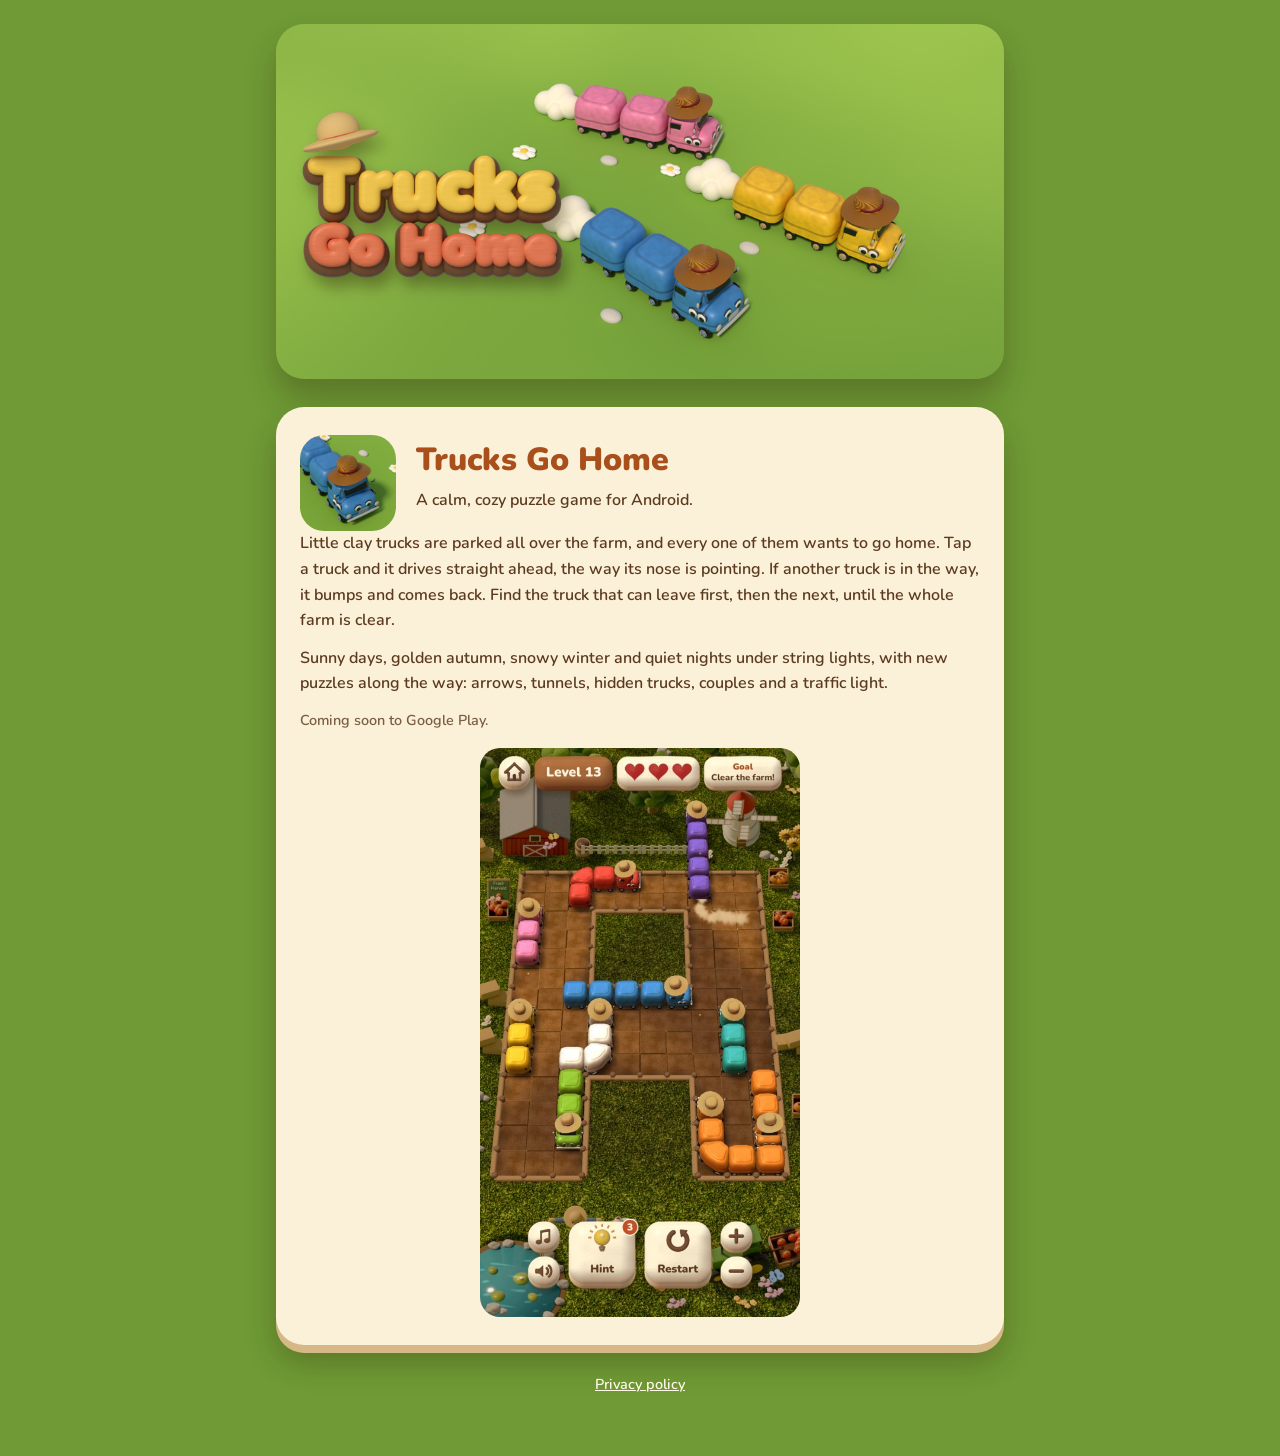
<file: index.html>
<!doctype html>
<html lang="en-GB">
<head>
  <meta charset="utf-8">
  <meta name="viewport" content="width=device-width, initial-scale=1">
  <title>Trucks Go Home</title>
  <meta name="description" content="A calm, cozy puzzle game: tap the clay trucks to drive them off the farm.">
  <link rel="icon" href="images/icon.png">
  <link rel="stylesheet" href="style.css">
</head>
<body>
  <main>
    <img class="banner" src="images/feature.png" alt="Trucks Go Home: three clay trucks in straw hats driving across a meadow" width="1024" height="500">

    <section class="card">
      <div class="intro">
        <img src="images/icon.png" alt="" width="96" height="96">
        <div>
          <h1>Trucks Go Home</h1>
          <p>A calm, cozy puzzle game for Android.</p>
        </div>
      </div>
      <p>Little clay trucks are parked all over the farm, and every one of them wants to go home. Tap a truck and it drives straight ahead, the way its nose is pointing. If another truck is in the way, it bumps and comes back. Find the truck that can leave first, then the next, until the whole farm is clear.</p>
      <p>Sunny days, golden autumn, snowy winter and quiet nights under string lights, with new puzzles along the way: arrows, tunnels, hidden trucks, couples and a traffic light.</p>
      <p class="note">Coming soon to Google Play.</p>
      <img class="shot" src="images/summer.jpg" alt="A farm level with colourful clay trucks on a dirt board" width="540" height="960" loading="lazy">
    </section>

    <footer>
      <p><a href="privacy.html">Privacy policy</a></p>
    </footer>
  </main>
</body>
</html>
</file>
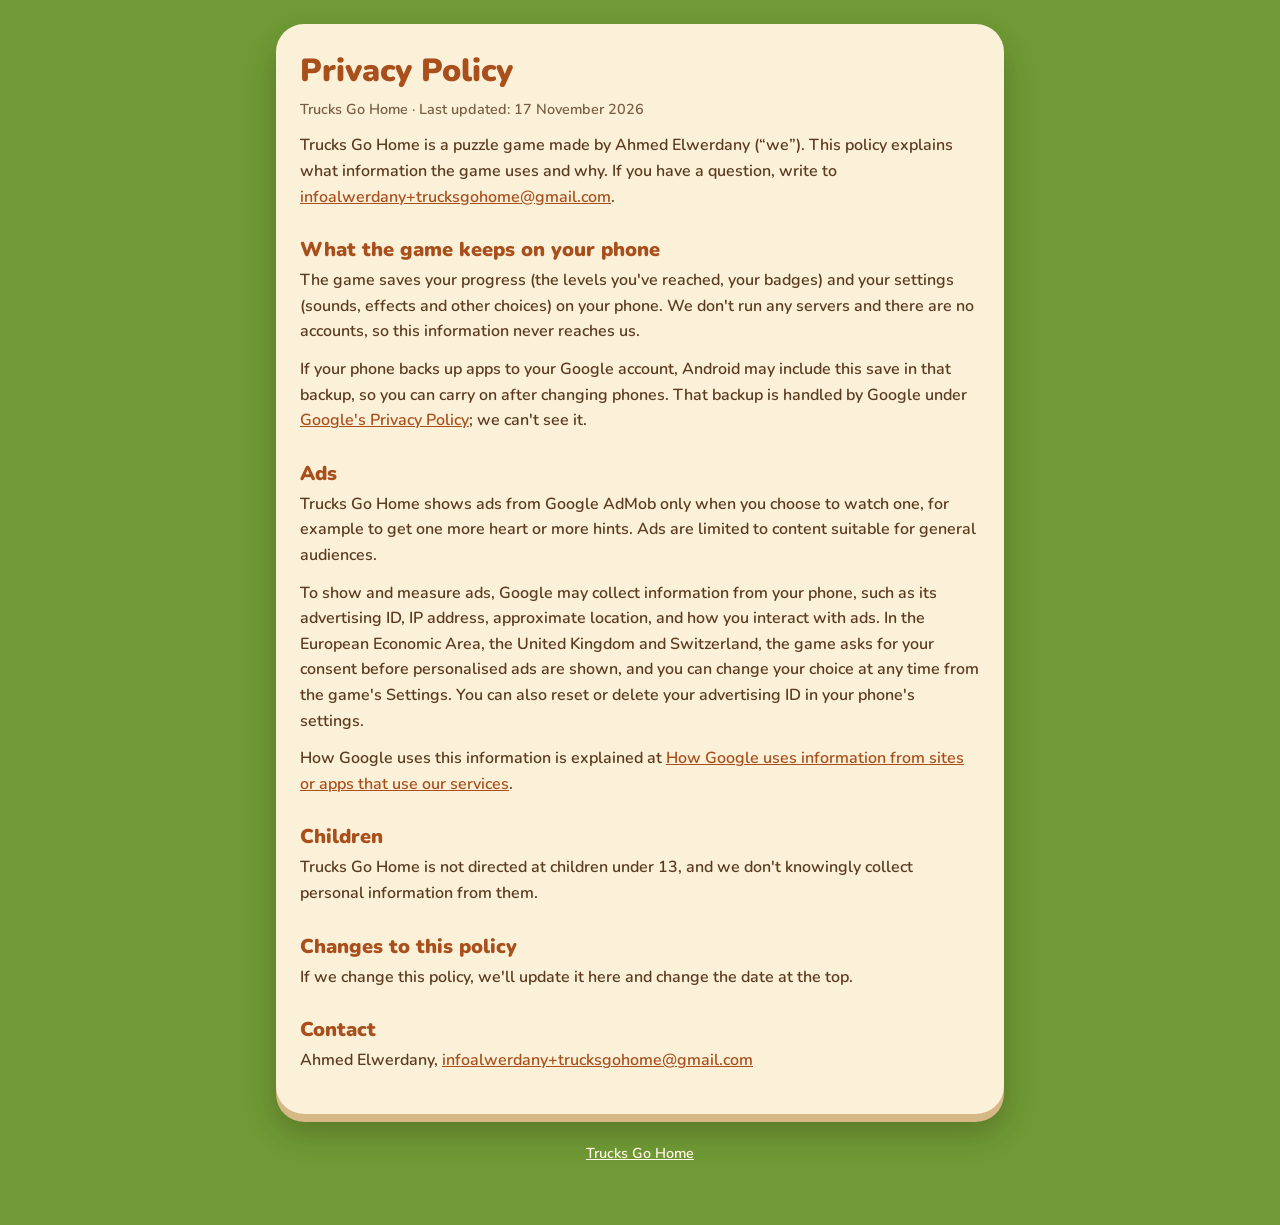
<file: privacy.html>
<!doctype html>
<html lang="en-GB">
<head>
  <meta charset="utf-8">
  <meta name="viewport" content="width=device-width, initial-scale=1">
  <title>Privacy Policy – Trucks Go Home</title>
  <meta name="description" content="What information the Trucks Go Home game uses, and why.">
  <link rel="icon" href="images/icon.png">
  <link rel="stylesheet" href="style.css">
</head>
<body>
  <main>
    <article class="card">
      <h1>Privacy Policy</h1>
      <p class="note">Trucks Go Home · Last updated: 17 November 2026</p>

      <p>Trucks Go Home is a puzzle game made by Ahmed Elwerdany (“we”). This policy explains what information the game uses and why. If you have a question, write to <a href="mailto:infoalwerdany+trucksgohome@gmail.com">infoalwerdany+trucksgohome@gmail.com</a>.</p>

      <h2>What the game keeps on your phone</h2>
      <p>The game saves your progress (the levels you've reached, your badges) and your settings (sounds, effects and other choices) on your phone. We don't run any servers and there are no accounts, so this information never reaches us.</p>
      <p>If your phone backs up apps to your Google account, Android may include this save in that backup, so you can carry on after changing phones. That backup is handled by Google under <a href="https://policies.google.com/privacy">Google's Privacy Policy</a>; we can't see it.</p>

      <h2>Ads</h2>
      <p>Trucks Go Home shows ads from Google AdMob only when you choose to watch one, for example to get one more heart or more hints. Ads are limited to content suitable for general audiences.</p>
      <p>To show and measure ads, Google may collect information from your phone, such as its advertising ID, IP address, approximate location, and how you interact with ads. In the European Economic Area, the United Kingdom and Switzerland, the game asks for your consent before personalised ads are shown, and you can change your choice at any time from the game's Settings. You can also reset or delete your advertising ID in your phone's settings.</p>
      <p>How Google uses this information is explained at <a href="https://policies.google.com/technologies/partner-sites">How Google uses information from sites or apps that use our services</a>.</p>

      <h2>Children</h2>
      <p>Trucks Go Home is not directed at children under 13, and we don't knowingly collect personal information from them.</p>

      <h2>Changes to this policy</h2>
      <p>If we change this policy, we'll update it here and change the date at the top.</p>

      <h2>Contact</h2>
      <p>Ahmed Elwerdany, <a href="mailto:infoalwerdany+trucksgohome@gmail.com">infoalwerdany+trucksgohome@gmail.com</a></p>
    </article>

    <footer>
      <p><a href="index.html">Trucks Go Home</a></p>
    </footer>
  </main>
</body>
</html>
</file>
<file: style.css>
/* The game's own look: cream clay, warm brown writing, its rounded font. */
@font-face {
  font-family: "Nunito";
  src: url("fonts/Nunito.ttf") format("truetype");
  font-weight: 200 1000;
  font-display: swap;
}

:root {
  --cream: #f8e9cb;
  --card: #fbf0d8;
  --ink: #5b3a1f;
  --heading: #a84f1c;
  --lip: #d6b887;
  --grass: #6f9a35;
  --green: #6fae3d;
}

* { box-sizing: border-box; }

body {
  margin: 0;
  background: var(--grass);
  color: var(--ink);
  font-family: "Nunito", system-ui, sans-serif;
  font-weight: 600;
  line-height: 1.6;
}

main {
  max-width: 760px;
  margin: 0 auto;
  padding: 24px 16px 48px;
}

.card {
  background: var(--card);
  border-radius: 28px;
  box-shadow: 0 8px 0 var(--lip), 0 18px 30px rgba(40, 28, 6, 0.28);
  padding: 28px 24px;
  margin: 0 0 28px;
}

h1, h2 { color: var(--heading); line-height: 1.2; font-weight: 900; }
h1 { font-size: 2rem; margin: 0 0 8px; }
h2 { font-size: 1.25rem; margin: 28px 0 6px; }
p { margin: 0 0 12px; }
a { color: var(--heading); }

.banner {
  display: block;
  width: 100%;
  height: auto;
  border-radius: 28px;
  margin: 0 0 28px;
  box-shadow: 0 18px 30px rgba(40, 28, 6, 0.28);
}

.intro {
  display: flex;
  gap: 20px;
  align-items: center;
}

.intro img {
  width: 96px;
  height: 96px;
  border-radius: 24px;
  flex: none;
}

.shot {
  display: block;
  width: min(100%, 320px);
  height: auto;
  margin: 16px auto 0;
  border-radius: 20px;
}

.note { font-size: 0.9rem; opacity: 0.8; }

footer {
  text-align: center;
  color: #fff8e6;
  font-size: 0.9rem;
}

footer a { color: #fff8e6; }

@media (max-width: 480px) {
  .intro { flex-direction: column; align-items: flex-start; }
  h1 { font-size: 1.6rem; }
}
</file>
